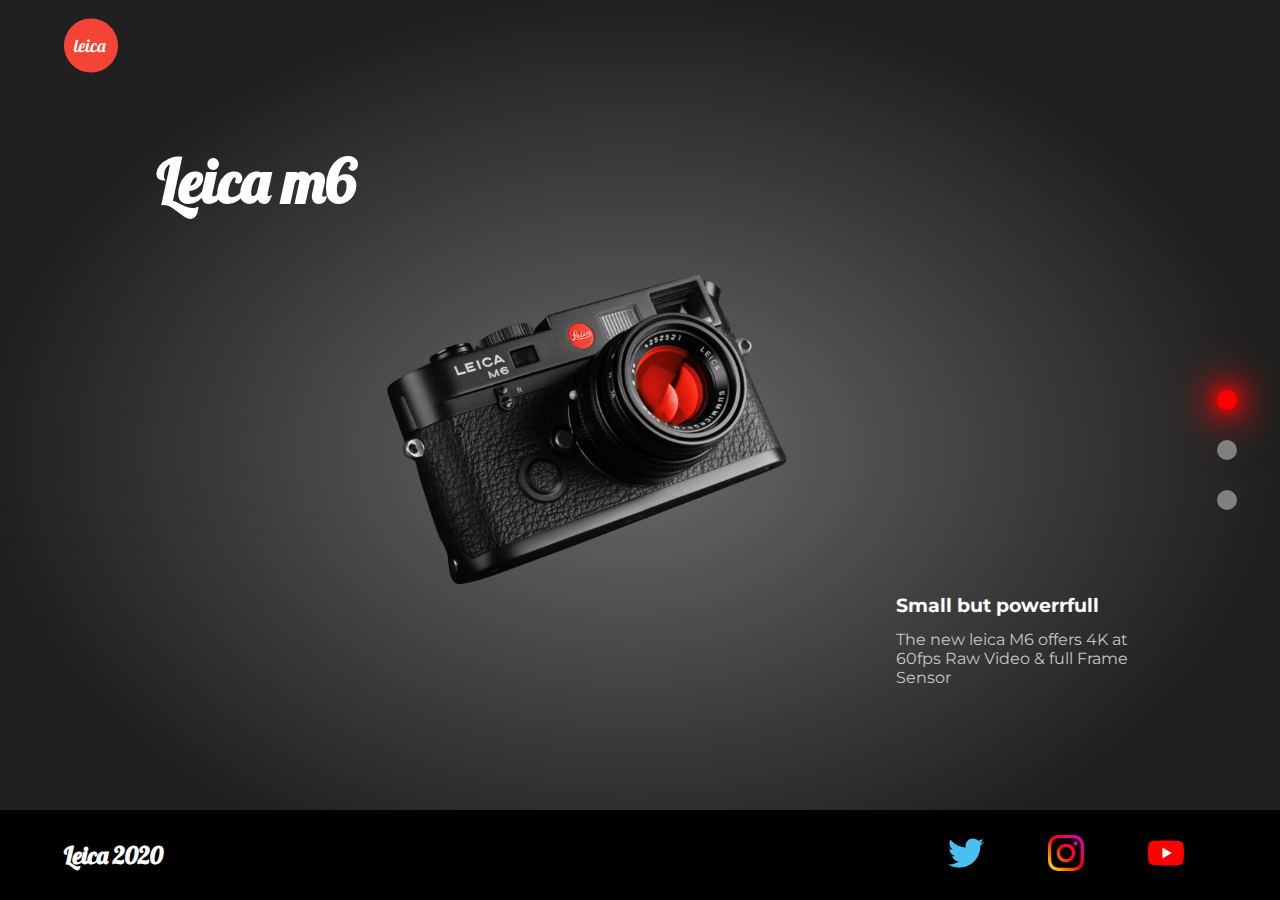
<file: index.html>
<!DOCTYPE html>
<html lang="en">
<head>
    <meta charset="UTF-8">
    <meta name="viewport" content="width=device-width, initial-scale=1.0">
    <link rel="shortcut icon" href="logo/logo.svg" type="image/x-icon">
    <title>Leica M 2020</title>
</head>
<body>
    <nav>
        <div class="logo">
            <svg class="logo"width="54" height="54" viewBox="0 0 54 54" fill="none" xmlns="http://www.w3.org/2000/svg">
                <path d="M54 27C54 41.9117 41.9117 54 27 54C12.0883 54 0 41.9117 0 27C0 12.0883 12.0883 0 27 0C41.9117 0 54 12.0883 54 27Z" fill="#F44436"/>
                <path d="M11.6002 33.8353C11.0242 33.8353 10.5562 33.6553 10.1962 33.2953C9.84818 32.9353 9.67418 32.3953 9.67418 31.6753C9.67418 31.3753 9.72218 30.9853 9.81818 30.5053L11.7442 21.4873L14.4082 21.1273L12.3382 30.8473C12.2902 31.0273 12.2662 31.2193 12.2662 31.4233C12.2662 31.6633 12.3202 31.8373 12.4282 31.9453C12.5482 32.0413 12.7402 32.0893 13.0042 32.0893C13.3522 32.0893 13.6762 31.9453 13.9762 31.6573C14.2762 31.3573 14.4922 30.9733 14.6242 30.5053H15.3802C14.9362 31.8013 14.3662 32.6833 13.6702 33.1513C12.9742 33.6073 12.2842 33.8353 11.6002 33.8353ZM17.191 33.8353C16.303 33.8353 15.613 33.6073 15.121 33.1513C14.629 32.6833 14.383 31.9573 14.383 30.9733C14.383 30.1453 14.545 29.2333 14.869 28.2373C15.193 27.2413 15.721 26.3833 16.453 25.6633C17.185 24.9313 18.115 24.5653 19.243 24.5653C20.563 24.5653 21.223 25.1413 21.223 26.2933C21.223 26.9653 21.031 27.5833 20.647 28.1473C20.263 28.7113 19.753 29.1673 19.117 29.5153C18.481 29.8513 17.803 30.0433 17.083 30.0913C17.059 30.4513 17.047 30.6913 17.047 30.8113C17.047 31.3993 17.149 31.8013 17.353 32.0173C17.557 32.2213 17.887 32.3233 18.343 32.3233C18.991 32.3233 19.543 32.1733 19.999 31.8733C20.467 31.5733 20.977 31.1173 21.529 30.5053H22.141C20.809 32.7253 19.159 33.8353 17.191 33.8353ZM17.227 29.2273C17.671 29.2033 18.091 29.0473 18.487 28.7593C18.895 28.4713 19.219 28.1053 19.459 27.6613C19.711 27.2173 19.837 26.7493 19.837 26.2573C19.837 25.7653 19.687 25.5193 19.387 25.5193C18.955 25.5193 18.529 25.8973 18.109 26.6533C17.701 27.4093 17.407 28.2673 17.227 29.2273ZM24.5312 23.7553C24.1352 23.7553 23.7992 23.6173 23.5232 23.3413C23.2472 23.0653 23.1092 22.7293 23.1092 22.3333C23.1092 21.9373 23.2472 21.6013 23.5232 21.3253C23.7992 21.0373 24.1352 20.8933 24.5312 20.8933C24.9272 20.8933 25.2632 21.0373 25.5392 21.3253C25.8272 21.6013 25.9712 21.9373 25.9712 22.3333C25.9712 22.7293 25.8272 23.0653 25.5392 23.3413C25.2632 23.6173 24.9272 23.7553 24.5312 23.7553ZM23.3072 33.8353C22.7312 33.8353 22.2632 33.6553 21.9032 33.2953C21.5552 32.9353 21.3812 32.3953 21.3812 31.6753C21.3812 31.3753 21.4292 30.9853 21.5252 30.5053L22.7492 24.7273H25.3412L24.0452 30.8473C23.9972 31.0273 23.9732 31.2193 23.9732 31.4233C23.9732 31.6633 24.0272 31.8373 24.1352 31.9453C24.2552 32.0413 24.4472 32.0893 24.7112 32.0893C25.0592 32.0893 25.3832 31.9453 25.6832 31.6573C25.9832 31.3573 26.1992 30.9733 26.3312 30.5053H27.0872C26.6432 31.8013 26.0732 32.6833 25.3772 33.1513C24.6812 33.6073 23.9912 33.8353 23.3072 33.8353ZM28.898 33.8353C28.01 33.8353 27.32 33.6073 26.828 33.1513C26.336 32.6833 26.09 31.9573 26.09 30.9733C26.09 30.1453 26.252 29.2333 26.576 28.2373C26.912 27.2413 27.44 26.3833 28.16 25.6633C28.892 24.9313 29.816 24.5653 30.932 24.5653C31.652 24.5653 32.162 24.7213 32.462 25.0333C32.774 25.3453 32.93 25.7413 32.93 26.2213C32.93 26.6413 32.84 26.9653 32.66 27.1933C32.48 27.4213 32.252 27.5353 31.976 27.5353C31.772 27.5353 31.562 27.4633 31.346 27.3193C31.49 26.9233 31.562 26.5693 31.562 26.2573C31.562 26.0293 31.52 25.8493 31.436 25.7173C31.352 25.5853 31.226 25.5193 31.058 25.5193C30.698 25.5193 30.338 25.8133 29.978 26.4013C29.618 26.9893 29.324 27.7033 29.096 28.5433C28.868 29.3833 28.754 30.1393 28.754 30.8113C28.754 31.3993 28.856 31.8013 29.06 32.0173C29.264 32.2213 29.594 32.3233 30.05 32.3233C30.698 32.3233 31.25 32.1733 31.706 31.8733C32.174 31.5733 32.684 31.1173 33.236 30.5053H33.848C32.516 32.7253 30.866 33.8353 28.898 33.8353ZM35.3922 33.8353C34.7082 33.8353 34.1382 33.6013 33.6822 33.1333C33.2262 32.6653 32.9982 31.9333 32.9982 30.9373C32.9982 30.0493 33.1722 29.1193 33.5202 28.1473C33.8802 27.1633 34.4082 26.3353 35.1042 25.6633C35.8122 24.9793 36.6522 24.6373 37.6242 24.6373C38.1162 24.6373 38.4822 24.7213 38.7222 24.8893C38.9622 25.0573 39.0822 25.2793 39.0822 25.5553V25.6813L39.2802 24.7273H41.8722L40.5762 30.8473C40.5282 31.0273 40.5042 31.2193 40.5042 31.4233C40.5042 31.6633 40.5582 31.8373 40.6662 31.9453C40.7862 32.0413 40.9782 32.0893 41.2422 32.0893C41.4102 32.0893 41.5422 32.0653 41.6382 32.0173C41.3742 32.6893 41.1222 33.1633 40.8822 33.4393C40.6422 33.7033 40.2942 33.8353 39.8382 33.8353C39.3462 33.8353 38.9442 33.6913 38.6322 33.4033C38.3322 33.1033 38.1462 32.6893 38.0742 32.1613C37.3422 33.2773 36.4482 33.8353 35.3922 33.8353ZM36.5622 32.0893C36.8622 32.0893 37.1562 31.9513 37.4442 31.6753C37.7442 31.3873 37.9482 30.9973 38.0562 30.5053L38.9202 26.4373C38.9202 26.2813 38.8602 26.1313 38.7402 25.9873C38.6202 25.8313 38.4342 25.7533 38.1822 25.7533C37.7022 25.7533 37.2702 26.0353 36.8862 26.5993C36.5022 27.1513 36.2022 27.8233 35.9862 28.6153C35.7702 29.3953 35.6622 30.0853 35.6622 30.6853C35.6622 31.2853 35.7462 31.6693 35.9142 31.8373C36.0942 32.0053 36.3102 32.0893 36.5622 32.0893Z" fill="#FFFCFC"/>
                </svg>
        </div>
        <div class="nav-links">
            <ul>
                <li><a href="#"></a></li>
                <li><a href="#"></a></li>
            </ul>
        </div>
    </nav>
    <section id="landing-page" class="page ">
        <div class="title-img"><img src="img/Frame 3.png" alt=""></div>
        <div class="title"><h1>Leica m6</h1></div>
        <div class="title-description">
            <h3>Small but powerrfull</h3>
        </div>
        <div class="descirption">
            <p>The new leica M6 offers 4K at 60fps Raw Video & full Frame Sensor</p>
        </div>
    </section>
    <section id="features-page" class="page ">
        <div class="f-title"><h1>Features</h1></div>
    <div class="cards">
          
            <div class="card"><img src="img/card1 1.png" alt="">
            <div class="c-intro">
                <h3>4K 60fps</h3>
                <p>Get those slow motions at supreme quality.</p>
            </div>
        </div>

        <div class="card"><img src="img/card2 1.png" alt="">
            <div class="c-intro">
                <h3>4K 60fps</h3>
                <p>Get those slow motions at supreme quality.</p>
            </div>
        </div>

        <div class="card"><img src="img/card3 1.png" alt="">
            <div class="c-intro">
                <h3>4K 60fps</h3>
                <p>Get those slow motions at supreme quality.</p>
            </div>
        </div>

    </div>
    </section>
    <section id="soon-page" class="page">
        <div class="s-title"><h1>Coming Soon</h1></div>
        <div class="moon"><img src="img/m.png" alt=""></div>
    </section>
    <footer>
        <div class="brand">
            <h2>Leica 2020</h2>
            
        </div>
        <div class="social-links">
            <ul>
                <li><a href="#"><img src="icons/twitterblue.svg" alt="twiiter" class="social"></a></li>
                <li><a href="#"><img src="icons/instasvg.svg" alt="instgram" class="social"></a></li>
                <li><a href="#"><img src="icons/youtubesvg.svg" alt="youtube" class="social"></a></li>
            </ul>
        </div>
    </footer>
    <div class="dots ">
        <div class="dot active" id="dot1"></div>
        <div class="dot" id="dot2"></div>
        <div class="dot" id="dot3"></div>
    </div>
    <link rel="stylesheet" href="style.css">
    <script src="app.js"></script>
</body>
</html>
</file>
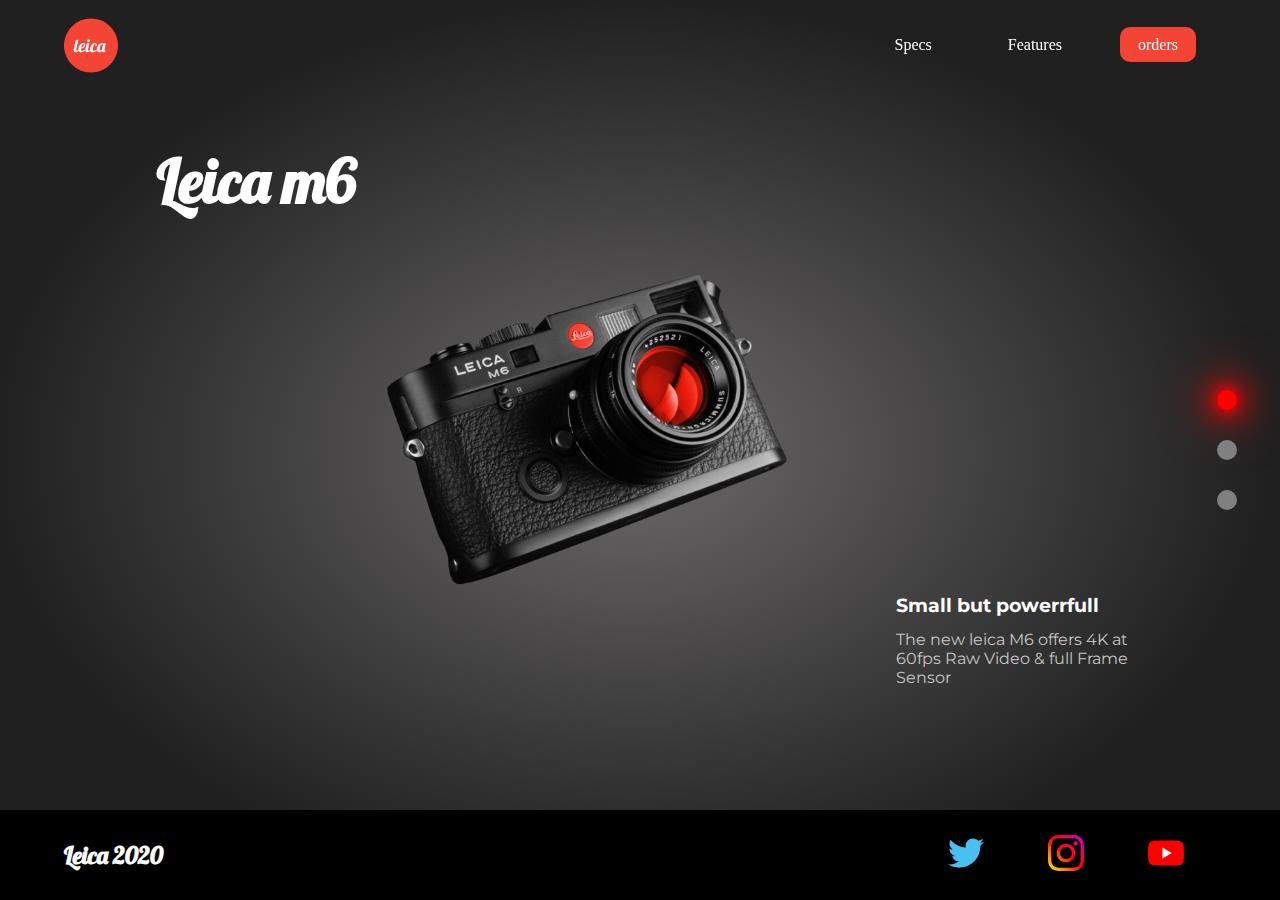
<file: index .html>
<!DOCTYPE html>
<html lang="en">
<head>
    <meta charset="UTF-8">
    <meta name="viewport" content="width=device-width, initial-scale=1.0">
    <link rel="shortcut icon" href="logo/logo.svg" type="image/x-icon">
    <title>Leica M 2020</title>
</head>
<body>
    <nav>
        <div class="logo">
            <svg class="logo"width="54" height="54" viewBox="0 0 54 54" fill="none" xmlns="http://www.w3.org/2000/svg">
                <path d="M54 27C54 41.9117 41.9117 54 27 54C12.0883 54 0 41.9117 0 27C0 12.0883 12.0883 0 27 0C41.9117 0 54 12.0883 54 27Z" fill="#F44436"/>
                <path d="M11.6002 33.8353C11.0242 33.8353 10.5562 33.6553 10.1962 33.2953C9.84818 32.9353 9.67418 32.3953 9.67418 31.6753C9.67418 31.3753 9.72218 30.9853 9.81818 30.5053L11.7442 21.4873L14.4082 21.1273L12.3382 30.8473C12.2902 31.0273 12.2662 31.2193 12.2662 31.4233C12.2662 31.6633 12.3202 31.8373 12.4282 31.9453C12.5482 32.0413 12.7402 32.0893 13.0042 32.0893C13.3522 32.0893 13.6762 31.9453 13.9762 31.6573C14.2762 31.3573 14.4922 30.9733 14.6242 30.5053H15.3802C14.9362 31.8013 14.3662 32.6833 13.6702 33.1513C12.9742 33.6073 12.2842 33.8353 11.6002 33.8353ZM17.191 33.8353C16.303 33.8353 15.613 33.6073 15.121 33.1513C14.629 32.6833 14.383 31.9573 14.383 30.9733C14.383 30.1453 14.545 29.2333 14.869 28.2373C15.193 27.2413 15.721 26.3833 16.453 25.6633C17.185 24.9313 18.115 24.5653 19.243 24.5653C20.563 24.5653 21.223 25.1413 21.223 26.2933C21.223 26.9653 21.031 27.5833 20.647 28.1473C20.263 28.7113 19.753 29.1673 19.117 29.5153C18.481 29.8513 17.803 30.0433 17.083 30.0913C17.059 30.4513 17.047 30.6913 17.047 30.8113C17.047 31.3993 17.149 31.8013 17.353 32.0173C17.557 32.2213 17.887 32.3233 18.343 32.3233C18.991 32.3233 19.543 32.1733 19.999 31.8733C20.467 31.5733 20.977 31.1173 21.529 30.5053H22.141C20.809 32.7253 19.159 33.8353 17.191 33.8353ZM17.227 29.2273C17.671 29.2033 18.091 29.0473 18.487 28.7593C18.895 28.4713 19.219 28.1053 19.459 27.6613C19.711 27.2173 19.837 26.7493 19.837 26.2573C19.837 25.7653 19.687 25.5193 19.387 25.5193C18.955 25.5193 18.529 25.8973 18.109 26.6533C17.701 27.4093 17.407 28.2673 17.227 29.2273ZM24.5312 23.7553C24.1352 23.7553 23.7992 23.6173 23.5232 23.3413C23.2472 23.0653 23.1092 22.7293 23.1092 22.3333C23.1092 21.9373 23.2472 21.6013 23.5232 21.3253C23.7992 21.0373 24.1352 20.8933 24.5312 20.8933C24.9272 20.8933 25.2632 21.0373 25.5392 21.3253C25.8272 21.6013 25.9712 21.9373 25.9712 22.3333C25.9712 22.7293 25.8272 23.0653 25.5392 23.3413C25.2632 23.6173 24.9272 23.7553 24.5312 23.7553ZM23.3072 33.8353C22.7312 33.8353 22.2632 33.6553 21.9032 33.2953C21.5552 32.9353 21.3812 32.3953 21.3812 31.6753C21.3812 31.3753 21.4292 30.9853 21.5252 30.5053L22.7492 24.7273H25.3412L24.0452 30.8473C23.9972 31.0273 23.9732 31.2193 23.9732 31.4233C23.9732 31.6633 24.0272 31.8373 24.1352 31.9453C24.2552 32.0413 24.4472 32.0893 24.7112 32.0893C25.0592 32.0893 25.3832 31.9453 25.6832 31.6573C25.9832 31.3573 26.1992 30.9733 26.3312 30.5053H27.0872C26.6432 31.8013 26.0732 32.6833 25.3772 33.1513C24.6812 33.6073 23.9912 33.8353 23.3072 33.8353ZM28.898 33.8353C28.01 33.8353 27.32 33.6073 26.828 33.1513C26.336 32.6833 26.09 31.9573 26.09 30.9733C26.09 30.1453 26.252 29.2333 26.576 28.2373C26.912 27.2413 27.44 26.3833 28.16 25.6633C28.892 24.9313 29.816 24.5653 30.932 24.5653C31.652 24.5653 32.162 24.7213 32.462 25.0333C32.774 25.3453 32.93 25.7413 32.93 26.2213C32.93 26.6413 32.84 26.9653 32.66 27.1933C32.48 27.4213 32.252 27.5353 31.976 27.5353C31.772 27.5353 31.562 27.4633 31.346 27.3193C31.49 26.9233 31.562 26.5693 31.562 26.2573C31.562 26.0293 31.52 25.8493 31.436 25.7173C31.352 25.5853 31.226 25.5193 31.058 25.5193C30.698 25.5193 30.338 25.8133 29.978 26.4013C29.618 26.9893 29.324 27.7033 29.096 28.5433C28.868 29.3833 28.754 30.1393 28.754 30.8113C28.754 31.3993 28.856 31.8013 29.06 32.0173C29.264 32.2213 29.594 32.3233 30.05 32.3233C30.698 32.3233 31.25 32.1733 31.706 31.8733C32.174 31.5733 32.684 31.1173 33.236 30.5053H33.848C32.516 32.7253 30.866 33.8353 28.898 33.8353ZM35.3922 33.8353C34.7082 33.8353 34.1382 33.6013 33.6822 33.1333C33.2262 32.6653 32.9982 31.9333 32.9982 30.9373C32.9982 30.0493 33.1722 29.1193 33.5202 28.1473C33.8802 27.1633 34.4082 26.3353 35.1042 25.6633C35.8122 24.9793 36.6522 24.6373 37.6242 24.6373C38.1162 24.6373 38.4822 24.7213 38.7222 24.8893C38.9622 25.0573 39.0822 25.2793 39.0822 25.5553V25.6813L39.2802 24.7273H41.8722L40.5762 30.8473C40.5282 31.0273 40.5042 31.2193 40.5042 31.4233C40.5042 31.6633 40.5582 31.8373 40.6662 31.9453C40.7862 32.0413 40.9782 32.0893 41.2422 32.0893C41.4102 32.0893 41.5422 32.0653 41.6382 32.0173C41.3742 32.6893 41.1222 33.1633 40.8822 33.4393C40.6422 33.7033 40.2942 33.8353 39.8382 33.8353C39.3462 33.8353 38.9442 33.6913 38.6322 33.4033C38.3322 33.1033 38.1462 32.6893 38.0742 32.1613C37.3422 33.2773 36.4482 33.8353 35.3922 33.8353ZM36.5622 32.0893C36.8622 32.0893 37.1562 31.9513 37.4442 31.6753C37.7442 31.3873 37.9482 30.9973 38.0562 30.5053L38.9202 26.4373C38.9202 26.2813 38.8602 26.1313 38.7402 25.9873C38.6202 25.8313 38.4342 25.7533 38.1822 25.7533C37.7022 25.7533 37.2702 26.0353 36.8862 26.5993C36.5022 27.1513 36.2022 27.8233 35.9862 28.6153C35.7702 29.3953 35.6622 30.0853 35.6622 30.6853C35.6622 31.2853 35.7462 31.6693 35.9142 31.8373C36.0942 32.0053 36.3102 32.0893 36.5622 32.0893Z" fill="#FFFCFC"/>
                </svg>
        </div>
        <div class="nav-links">
            <ul>
                <li><a href="#">Specs</a></li>
                <li><a href="#">Features</a></li>
                <li><a href="#" class="order">orders</a></li>
            </ul>
        </div>
    </nav>
    <section id="landing-page" class="page ">
        <div class="title"><h1>Leica m6</h1></div>
        <div class="title-img"><img src="img/Frame 3.png" alt=""></div>
        <div class="title-description">
            <h3>Small but powerrfull</h3>
        </div>
        <div class="descirption"
            <p>The new leica M6 offers 4K at 60fps Raw Video & full Frame Sensor</p>
        </div>
    </section>
    <section id="features-page" class="page ">
        <div class="f-title"><h1>Features</h1></div>
    <div class="cards">
          
            <div class="card"><img src="img/card1 1.png" alt="">
            <div class="c-intro">
                <h3>4K 60fps</h3>
                <p>Get those slow motions at supreme quality.</p>
            </div>
        </div>

        <div class="card"><img src="img/card2 1.png" alt="">
            <div class="c-intro">
                <h3>4K 60fps</h3>
                <p>Get those slow motions at supreme quality.</p>
            </div>
        </div>

        <div class="card"><img src="img/card3 1.png" alt="">
            <div class="c-intro">
                <h3>4K 60fps</h3>
                <p>Get those slow motions at supreme quality.</p>
            </div>
        </div>

    </div>
    </section>
    <section id="soon-page" class="page">
        <div class="s-title"><h1>Coming Soon</h1></div>
        <div class="moon"><img src="img/m.png" alt=""></div>
    </section>
    <footer>
        <div class="brand">
            <h2>Leica 2020</h2>
            
        </div>
        <div class="social-links">
            <ul>
                <li><a href="#"><img src="icons/twitterblue.svg" alt="twiiter" class="social"></a></li>
                <li><a href="#"><img src="icons/instasvg.svg" alt="instgram" class="social"></a></li>
                <li><a href="#"><img src="icons/youtubesvg.svg" alt="youtube" class="social"></a></li>
            </ul>
        </div>
    </footer>
    <div class="dots ">
        <div class="dot active" id="dot1"></div>
        <div class="dot" id="dot2"></div>
        <div class="dot" id="dot3"></div>
    </div>
    <link rel="stylesheet" href="style.css">
    <script src="app.js"></script>
</body>
</html>
</file>
<file: style.css>
@import url("https://fonts.googleapis.com/css2?family=Lobster&display=swap");
@import url("https://fonts.googleapis.com/css2?family=Montserrat:wght@400;700&display=swap");
/* nav  */
* {
  margin: 0;
  padding: 0;
  box-sizing: border-box;
}
nav {
  display: flex;
  justify-content: space-between;
  position: fixed;
  width: 90%;
  margin: 0 5% 0 5%;
  height: 10vh;
  align-items: center;
  z-index: 20;
}
nav .logo {
  height: 7vh;
}
nav .logo svg {
  height: 100%;
}
nav .nav-links ul {
  display: flex;
  justify-content: space-between;
  list-style-type: none;
}
nav .nav-links ul li a {
  margin: 20px;
  text-decoration: none;
  color: white;
  padding: 9px 18px;
  border-radius: 10px;
}
nav .nav-links ul li .order {
  background-color: #f44436;
}
/* end nav  */

/* common properties in sections */
.page {
  height: 100vh;
  display: grid;
  position: absolute;
  transition: all 0.5s linear;
}

/* End of common properties in sections */

/* landing scetion  */
#landing-page {
  grid-template-columns: 1fr 2fr 4fr 2fr 1fr;
  grid-template-rows: 1fr 2fr 4fr 2fr 1fr;
  background: radial-gradient(50% 50% at 49.34% 50%, #6c6969 0%, #202020 100%);
  display: grid;
  z-index: 10;
}
#landing-page .title {
  grid-row: 2/3;
  grid-column: 2/3;
  align-self: center;
  justify-self: center;
}
#landing-page .title h1 {
  font-family: "Lobster", cursive;
  color: white;
  font-size: 3.8rem;
}
#landing-page .title-img {
  grid-row: 3/4;
  grid-column: 3/4;
  width: 80%;
}
#landing-page .title-img img {
  width: 100%;
}
#landing-page .title-description {
  grid-row: 3/4;
  grid-column: 4/5;
  align-self: end;
  justify-self: start;
  color: white;
  font-family: "Montserrat", sans-serif;
  line-height: 3rem;
}
#landing-page .descirption {
  grid-row: 4/5;
  grid-column: 4/5;
  color: #c6c6c6;
  font-family: "Montserrat", sans-serif;
}
/* end landing section  */

/* features page */
#features-page {
  background: url(img/featues-bg.png) no-repeat 50% 70%;
  -webkit-background-size: cover;
  -moz-background-size: cover;
  -o-background-size: cover;
  background-size: cover;
  grid-template-rows: 1fr 2fr 3fr 2fr 1fr;
  grid-template-columns: 1fr 2fr 1fr;
}
#features-page .f-title {
  font-family: "Lobster", cursive;
  color: white;
  font-size: 3.8rem;
  grid-row: 2/3;
  grid-column: 2/3;
  justify-self: start;
  align-self: center;
}
#features-page .cards {
  display: flex;
  flex-direction: row;
  grid-row: 3/4;
  grid-column: 2/3;
  justify-self: center;
  align-self: center;
}
#features-page .cards .card {
  background: rgb(252, 252, 252);
  margin: 2rem;
  border-radius: 10px;
  overflow: hidden;
  width: 18vw;
}
#features-page .cards .card img {
  width: 100%;
}
#features-page .cards .card .c-intro {
  text-align: center;
  padding: 1rem;
}
#features-page .cards .card .c-intro h3 {
  margin-bottom: 1rem;
}
/* end of features page */

/* soon page */

#soon-page {
  background-color: black;
  grid-template-rows: 1fr 2fr 3fr 2fr;
  grid-template-columns: 1fr 3fr 1fr;
}
#soon-page .s-title {
  font-family: "Lobster", cursive;
  color: white;
  font-size: 3.4rem;
  grid-row: 2/3;
  grid-column: 2/3;
  justify-self: start;
  align-self: end;
  margin-top: 1rem;
}
#soon-page .moon {
  grid-row: 3/4;
  grid-column: 2/3;
  width: 87%;
  align-self: end;
  justify-self: center;
}
#soon-page .moon img {
  width: 100%;
}
/* end of soon page  */

/* footer  */
footer {
  position: fixed;
  bottom: 0;
  left: 0;
  z-index: 20;
  height: 10vh;
  width: 100vw;
  background-color: black;
  display: flex;
  justify-content: space-between;
  align-items: center;
  font-size: 1rem;
}
footer .brand {
  margin-left: 5%;
}
footer .brand h2 {
  color: white;
  font-family: "Lobster", cursive;
}
footer .social-links {
  margin-right: 5%;
}
footer .social-links ul {
  display: flex;
  justify-content: space-between;
}
footer .social-links ul li {
  margin: 0 2rem;
}
footer .social-links ul li .social {
  height: 4vh;
}
/* end footer */
/* dots  */
.dots {
  position: fixed;
  top: 50%;
  right: 1%;
  transform: translateY(-50%);
  z-index: 100;
}
.dot {
  width: 20px;
  height: 20px;
  background-color: gray;
  margin: 30px;
  border-radius: 50%;
  cursor: pointer;
}
.dots .active {
  background-color: red;
  box-shadow: 0px 0px 14px red, 0px 0px 24px red, 0px 0px 34px red,
    0px 0px 44px red, 0px 0px 54px red, 0px 0px 64px red;
}
.open {
  opacity: 0;
  pointer-events: none;
  transition: all 0.5s linear;
  filter: blur(5px);
}
/* end dots  */
@media only screen and (max-width: 600px) {
  /* landing scetion  */
  #landing-page {
    grid-template-columns: 1fr;
    grid-template-rows: 1fr 3fr 2fr;
    background: radial-gradient(
      50% 50% at 49.34% 50%,
      #6c6969 0%,
      #202020 100%
    );
    display: grid;
    z-index: 10;
  }
  #landing-page .title {
    grid-row: 3/4;
    grid-column: 1/2;
    align-self: start;
    justify-self: start;
    margin-left: 40px;
  }
  #landing-page .title h1 {
    font-family: "Lobster", cursive;
    color: white;
    font-size: 2rem;
  }
  #landing-page .title-img {
    grid-row: 2/3;
    grid-column: 1/2;
    width: 65%;
    align-self: center;
    justify-self: center;
  }
  #landing-page .title-img img {
    width: 100%;
  }
  #landing-page .title-description {
    grid-row: 3/4;
    grid-column: 1/2;
    align-self: start;
    justify-self: start;
    color: white;
    font-family: "Montserrat", sans-serif;
    margin: 40px;
    font-size: 1rem;
  }
  #landing-page .descirption {
    grid-row: 3/4;
    grid-column: 1/2;
    color: #c6c6c6;
    font-family: "Montserrat", sans-serif;
    margin: 80px 40px;
    padding-right: 30%;
    font-size: 0.9rem;
  }
  /* end landing section  */
  #features-page {
    background: url(img/featues-bg.png) no-repeat 50% 70%;
    -webkit-background-size: cover;
    -moz-background-size: cover;
    -o-background-size: cover;
    background-size: cover;
    grid-template-columns: 1fr 2fr 1fr;
    grid-template-rows: 1fr 2fr;
  }
  #features-page .f-title {
    font-family: "Lobster", cursive;
    color: white;
    font-size: 2rem;
    grid-row: 1/2;
    grid-column: 2/3;
    align-self: center;
    justify-self: center;
  }
  #features-page .cards {
    display: flex;
    flex-direction: column;
    grid-row: 2/3;
    grid-column: 2/3;
    width: 120%;
    align-self: start;
    margin-bottom: 14vh;
    height: 100%;
    overflow: hidden;
  }
  #features-page .cards .card {
    display: flex;
    background: rgb(252, 252, 252);
    margin: 2rem;
    border-radius: 10px;
    width: 100%;
    height: 100px;
    overflow: hidden;
    margin: 0 0 20px 0;
  }
  #features-page .cards .card img {
    width: 30%;
  }
  #features-page .cards .card .c-intro {
    width: 80%;
    font-size: 0.8rem;
  }
  #features-page .cards .card .c-intro h3 {
    font-size: 0.9rem;
  }
  #soon-page .s-title {
    font-size: 1.4rem;
    margin-bottom: 40px;
  }
  #soon-page .moon {
    width: 120%;
    align-self: center;
    justify-self: center;
  }
}
</file>
